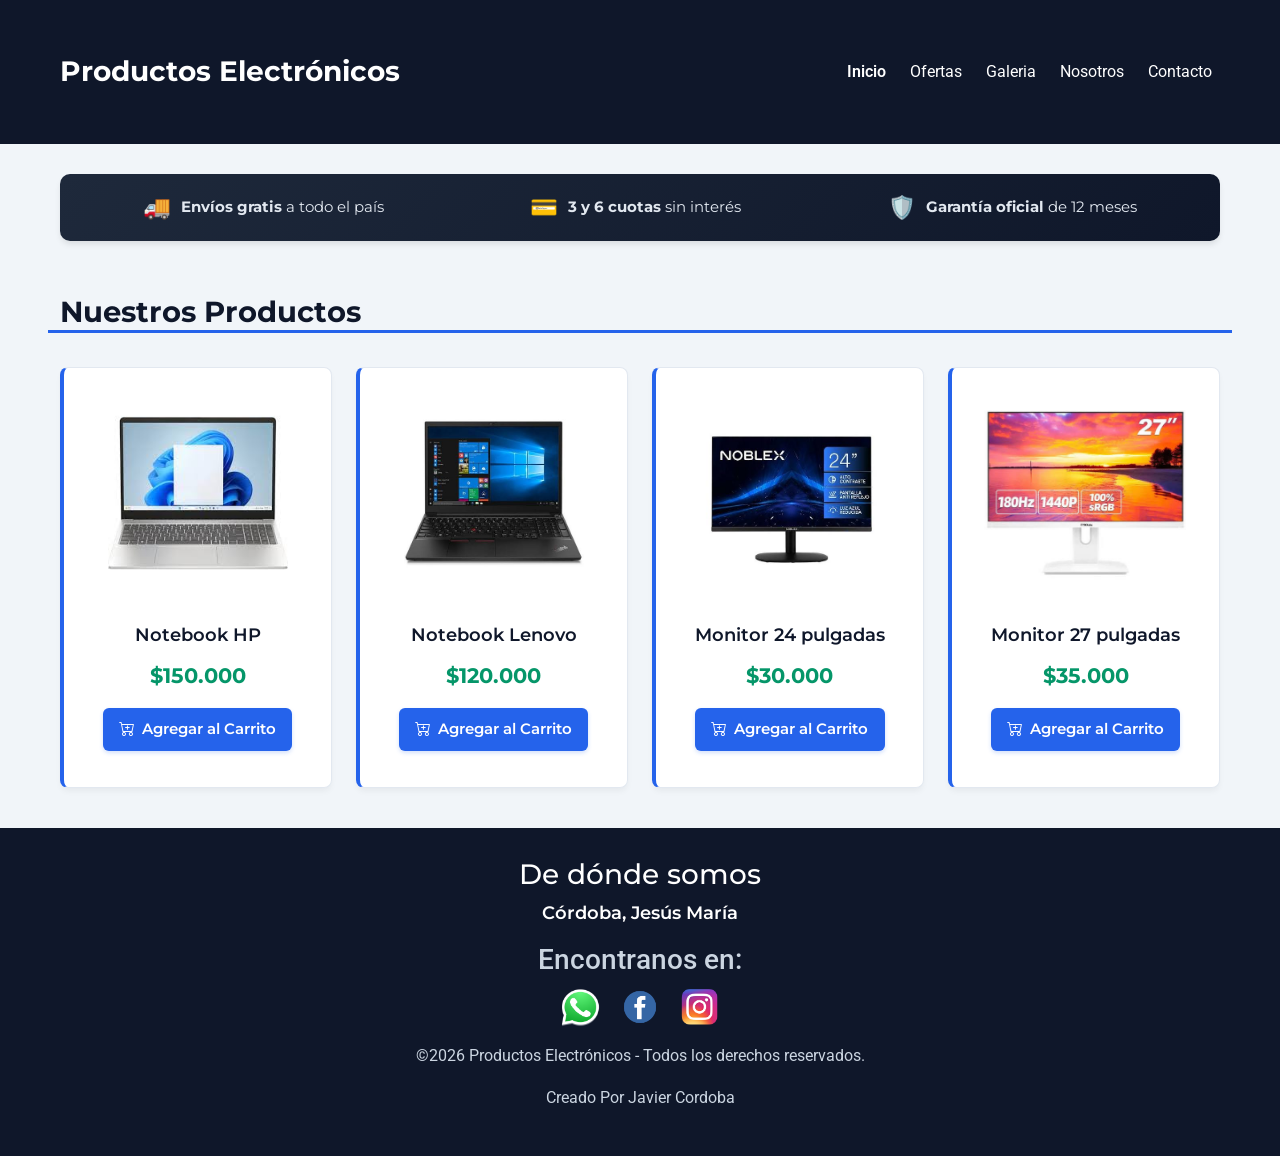
<file: index.html>
<!DOCTYPE html>
<html lang="es">
<head>
    <meta charset="UTF-8">
    <meta name="viewport" content="width=device-width, initial-scale=1.0">
    <title>Tienda de Computación, Hardware y PC Gamer | Mundo Tecnológico</title>
    <link href="https://cdn.jsdelivr.net/npm/bootstrap@5.3.8/dist/css/bootstrap.min.css" rel="stylesheet" integrity="sha384-sRIl4kxILFvY47J16cr9ZwB07vP4J8+LH7qKQnuqkuIAvNWLzeN8tE5YBujZqJLB" crossorigin="anonymous">
    <link rel="stylesheet" href="https://cdn.jsdelivr.net/npm/bootstrap-icons@1.13.1/font/bootstrap-icons.min.css">
    <link rel="preconnect" href="https://fonts.googleapis.com">
    <link rel="preconnect" href="https://fonts.gstatic.com" crossorigin>
    <link href="https://fonts.googleapis.com/css2?family=Montserrat:wght@500;600;700&family=Roboto:wght@400;500;700&display=swap" rel="stylesheet">
    <link rel="stylesheet" href="./styles/main.css">
        <!-- AOS CSS (Animaciones al hacer scroll) -->
    <link rel="stylesheet" href="https://unpkg.com/aos@next/dist/aos.css" />
    
    <!-- seo -->
    <meta name="description" content="Encuentra las mejores computadoras, componentes de PC, notebooks y accesorios al mejor precio. Envíos rápidos y asesoramiento especializado. ¡Ingresa hoy!">
    <meta name="keywords" content="computacion, hardware, pc gamer, componentes de pc, placas de video, notebooks argentina, tienda de tecnologia">
    <meta name="author" content="Javier Cordoba">
    
    <!-- graph -->
    <meta property="og:type" content="website">
    <meta property="og:url" content="https://javicordoba10.github.io/Pagina-WEB-Computacion/">
    <meta property="og:title" content="Tienda de Computación, Hardware y PC Gamer | Mundo Tecnológico">
    <meta property="og:description" content="Encuentra las mejores computadoras, componentes de PC y tecnología con la mejor garantía y atención personal.">
    <meta property="og:image" content="https://javicordoba10.github.io/Pagina-WEB-Computacion/assets/img/notebookHp.jpg">
    <meta property="og:image:alt" content="Catálogo de componentes de computación y tecnología">
    <meta property="og:locale" content="es_AR">

</head>

<!-- ------------------------ cabezera -------------------- -->

<body>
    <header class="header-principal">

        <nav class="navbar navbar-expand-lg navbar-dark header-contenido">
            <div class="container-fluid px-0">
                <h1 class="navbar-brand fs-3 fw-bold">Productos Electrónicos</h1>

                <button class="navbar-toggler" type="button" data-bs-toggle="collapse" data-bs-target="#menuNavegacion" aria-controls="menuNavegacion" aria-expanded="false" aria-label="Abrir menú de navegación">
                    <span class="navbar-toggler-icon"></span>
                </button>

                <div class="collapse navbar-collapse" id="menuNavegacion">
                    <ul class="navbar-nav ms-auto gap-2">
                        <li class="nav-item"><a class="nav-link active" href="./index.html">Inicio</a></li>
                        <li class="nav-item"><a class="nav-link" href="./pages/ofertas.html">Ofertas</a></li>
                        <li class="nav-item"><a class="nav-link" href="./pages/galeria.html">Galeria</a></li>
                        <li class="nav-item"><a class="nav-link" href="./pages/nosotros.html">Nosotros</a></li>
                        <li class="nav-item"><a class="nav-link" href="./pages/contacto.html">Contacto</a></li>
                    </ul>
                </div>
            </div>
        </nav>
        
    </header>
            
<!-- --------------------- cuerpo principal -------------------- -->

    <main class="contenido-principal">
        <div class="seccion-comentario">
            <div class="item-beneficio beneficio-envio">
                <span><strong>Envíos gratis</strong> a todo el país</span>
            </div>
            <div class="item-beneficio beneficio-cuotas">
                <span><strong>3 y 6 cuotas</strong> sin interés</span>
            </div>
            <div class="item-beneficio beneficio-garantia">
                <span><strong>Garantía oficial</strong> de 12 meses</span>
            </div>
        </div>
        
        <section class="row g-4 my-3">
            <h2>Nuestros Productos</h2>

        <!-- Producto 1: Notebook HP -->
        <div class="col-12 col-sm-6 col-lg-3" data-aos="fade-up" data-aos-delay="100">
                <article class="card h-100 producto">
                    <img src="./assets/img/notebookHp.jpg" class="card-img-top imagen-producto" alt="Notebook HP">
                    <div class="card-body text-center d-flex flex-column">
                        <h3 class="card-title titulo-producto">Notebook HP</h3>
                        <p class="precio-producto">$150.000</p>
                        <button class="btn btn-primary boton-compra mt-auto">
                            <i class="bi bi-cart-plus me-1"></i> Agregar al Carrito
                        </button>
                    </div>
                </article>
            </div>

            <!-- Producto 2: Notebook Lenovo -->
            <div class="col-12 col-sm-6 col-lg-3" data-aos="fade-up" data-aos-delay="200">
                <article class="card h-100 producto">
                    <img src="./assets/img/notebookLenovo.jpg" class="card-img-top imagen-producto" alt="Notebook Lenovo">
                    <div class="card-body text-center d-flex flex-column">
                        <h3 class="card-title titulo-producto">Notebook Lenovo</h3>
                        <p class="precio-producto">$120.000</p>
                        <button class="btn btn-primary boton-compra mt-auto">
                            <i class="bi bi-cart-plus me-1"></i> Agregar al Carrito
                        </button>
                    </div>
                </article>
            </div>

            <!-- Producto 3: Monitor 24p -->
            <div class="col-12 col-sm-6 col-lg-3" data-aos="fade-up" data-aos-delay="300">
                <article class="card h-100 producto">
                    <img src="./assets/img/Monitor24p.jpg" class="card-img-top imagen-producto" alt="Monitor 24 pulgadas">
                    <div class="card-body text-center d-flex flex-column">
                        <h3 class="card-title titulo-producto">Monitor 24 pulgadas</h3>
                        <p class="precio-producto">$30.000</p>
                        <button class="btn btn-primary boton-compra mt-auto">
                            <i class="bi bi-cart-plus me-1"></i> Agregar al Carrito
                        </button>
                    </div>
                </article>
            </div>

            <!-- Producto 4: Monitor 27p -->
            <div class="col-12 col-sm-6 col-lg-3" data-aos="fade-up" data-aos-delay="400">
                <article class="card h-100 producto">
                    <img src="./assets/img/Monitor27p.jpg" class="card-img-top imagen-producto" alt="Monitor 27 pulgadas">
                    <div class="card-body text-center d-flex flex-column">
                        <h3 class="card-title titulo-producto">Monitor 27 pulgadas</h3>
                        <p class="precio-producto">$35.000</p>
                        <button class="btn btn-primary boton-compra mt-auto">
                            <i class="bi bi-cart-plus me-1"></i> Agregar al Carrito
                        </button>
                    </div>
                </article>
            </div>

        </section>
    </main>
        
<!-- --------------------- pie de pagina -------------------- -->

    <footer class="pie-pagina">

        <div class="info-contacto">
            <h3>De dónde somos</h3>
            <p>Córdoba, Jesús María</p>
        </div>

        <div class="redes-sociales">
            <h3>Encontranos en:</h3>
            <ul class="lista-redes">
                <li><a href="https://wa.me/123456789" target="_blank"><img src="./assets/img/Logos/whatsapp.png" alt="Logo de Whatsapp" class="logo-red" title="Whatsapp"></a></li>
                <li><a href="https://facebook.com" target="_blank"><img src="./assets/img/Logos/facebook.png" alt="Logo de Facebook" class="logo-red" title="Facebook"></a></li>
                <li><a href="https://instagram.com" target="_blank"><img src="./assets/img/Logos/instagram.png" alt="Logo de Instagram" class="logo-red" title="Instagram"></a></li>
            </ul>
        </div>
        <p>&copy;<span id="year"></span> Productos Electrónicos - Todos los derechos reservados.</p>
        <p>Creado Por Javier Cordoba</p>
    </footer>
    <script>
        document.getElementById('year').textContent = new Date().getFullYear();   
    </script>
    <!--  BOOTSTRAPS -->
    <script src="https://cdn.jsdelivr.net/npm/bootstrap@5.3.8/dist/js/bootstrap.bundle.min.js" integrity="sha384-FKyoEForCGlyvwx9Hj09JcYn3nv7wiPVlz7YYwJrWVcXK/BmnVDxM+D2scQbITxI" crossorigin="anonymous"></script>
        <!-- AOS JS -->
    <script src="https://unpkg.com/aos@next/dist/aos.js"></script>
    <script>
        AOS.init({
            duration: 600,
            once: true,
            easing: 'ease-out'
        });
    </script>
</body>
</html>
</file>
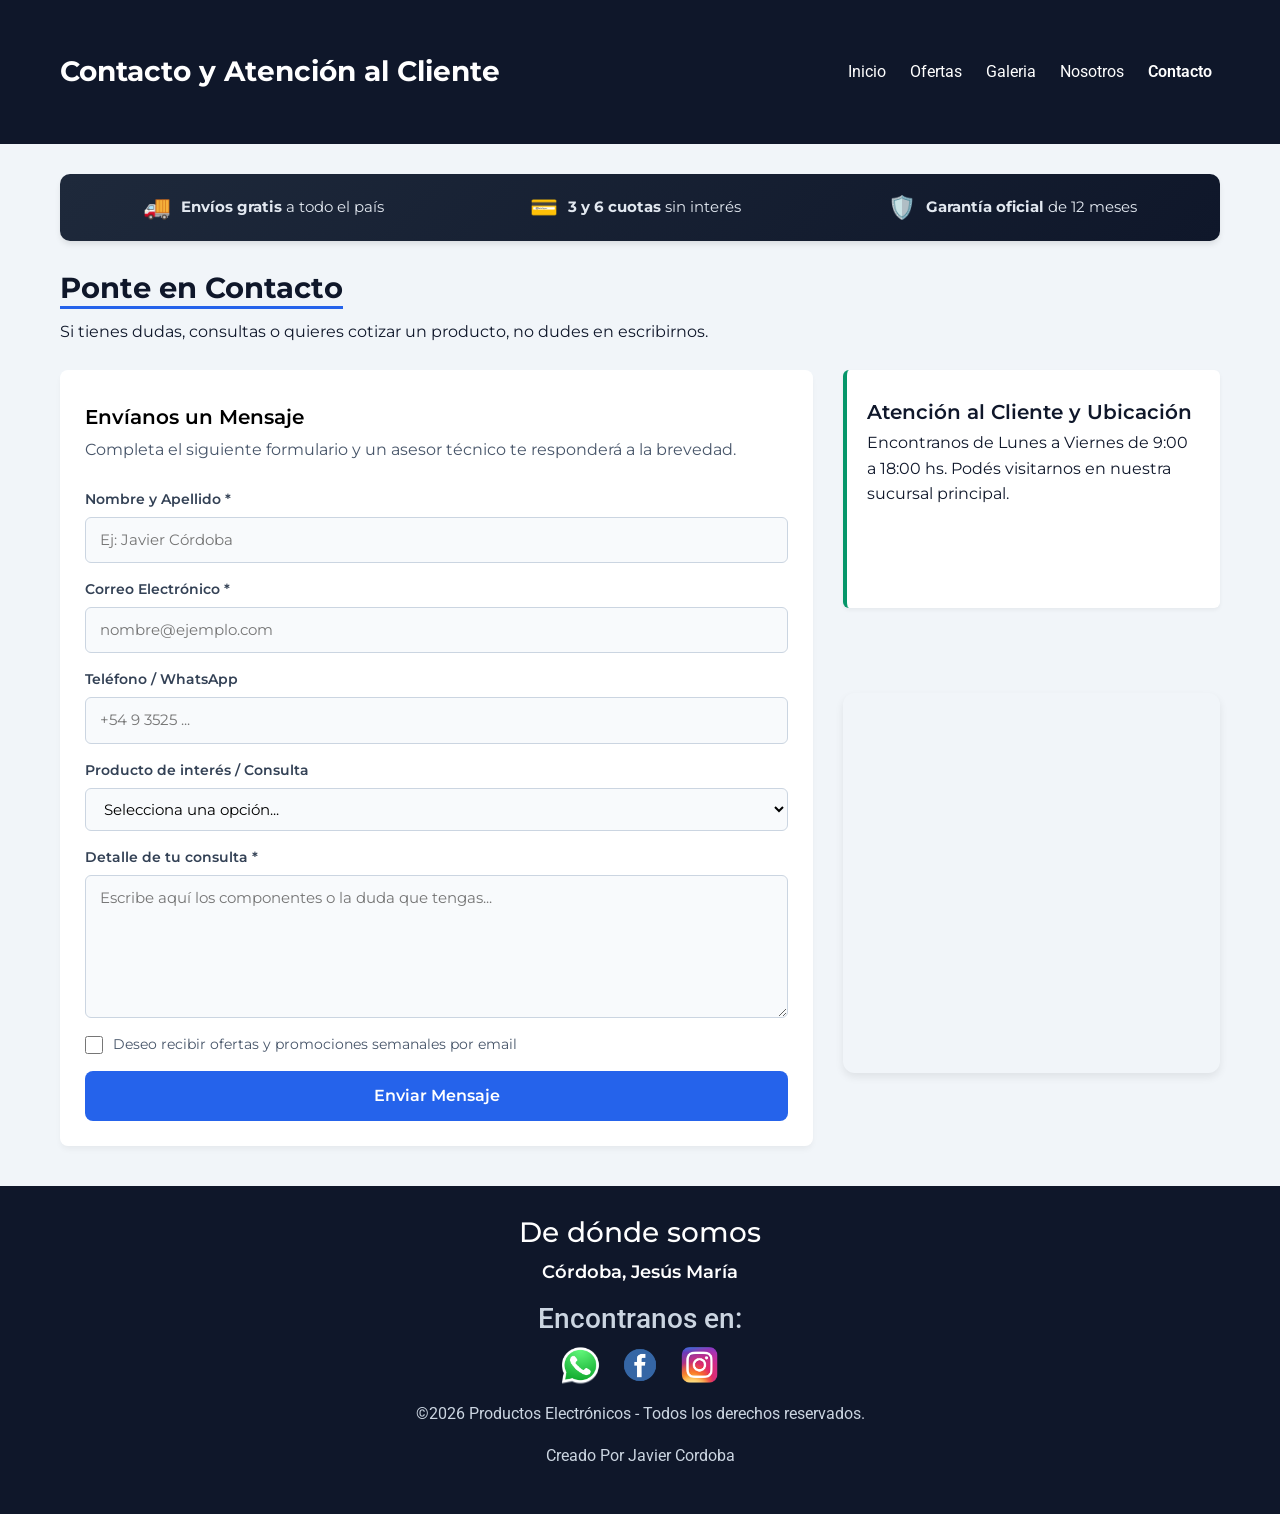
<file: pages/contacto.html>
<!DOCTYPE html>
<html lang="es">
<head>
    <meta charset="UTF-8">
    <meta name="viewport" content="width=device-width, initial-scale=1.0">
    <title>Contacto y Atención al Cliente | Mundo Tecnológico</title>
    <link href="https://cdn.jsdelivr.net/npm/bootstrap@5.3.8/dist/css/bootstrap.min.css" rel="stylesheet" integrity="sha384-sRIl4kxILFvY47J16cr9ZwB07vP4J8+LH7qKQnuqkuIAvNWLzeN8tE5YBujZqJLB" crossorigin="anonymous">
    <link rel="stylesheet" href="https://cdn.jsdelivr.net/npm/bootstrap-icons@1.13.1/font/bootstrap-icons.min.css">
    <link rel="preconnect" href="https://fonts.googleapis.com">
    <link rel="preconnect" href="https://fonts.gstatic.com" crossorigin>
    <link href="https://fonts.googleapis.com/css2?family=Montserrat:wght@500;600;700&family=Roboto:wght@400;500;700&display=swap" rel="stylesheet">
    <link rel="stylesheet" href="../styles/main.css">

    <!-- AOS CSS -->
    <link rel="stylesheet" href="https://unpkg.com/aos@next/dist/aos.css" />
    <meta name="description" content="Ponte en contacto con nuestro equipo de soporte y ventas. Asesoramiento técnico, presupuestos de PC y atención personalizada. ¡Escríbenos!">
    <meta name="keywords" content="contacto mundo tecnologico, atencion al cliente computacion, soporte tecnico, presupuestos pc">
    <meta property="og:type" content="website">
    <meta property="og:url" content="https://javicordoba10.github.io/Pagina-WEB-Computacion/">
    <meta property="og:title" content="Contacto y Atención al Cliente | Mundo Tecnológico">
    <meta property="og:description" content="Escríbenos o visítanos para recibir asesoramiento en equipamiento informático, computadoras y componentes.">
    <meta property="og:image" content="https://javicordoba10.github.io/Pagina-WEB-Computacion/assets/img/notebookHp.jpg">
    <meta property="og:image:alt" content="Atención al cliente y soporte de Mundo Tecnológico">
    <meta property="og:locale" content="es_AR">
</head>

<!-- -------------------- cabezera -------------------- -->

<body>
    <header class="header-principal">
        <nav class="navbar navbar-expand-lg navbar-dark header-contenido">
            <div class="container-fluid px-0">
                <h1 class="navbar-brand fs-3 fw-bold">Contacto y Atención al Cliente</h1>

                <button class="navbar-toggler" type="button" data-bs-toggle="collapse" data-bs-target="#menuNavegacion" aria-controls="menuNavegacion" aria-expanded="false" aria-label="Abrir menú de navegación">
                    <span class="navbar-toggler-icon"></span>
                </button>

                <div class="collapse navbar-collapse" id="menuNavegacion">
                    <ul class="navbar-nav ms-auto gap-2">
                        <li class="nav-item"><a class="nav-link" href="../index.html">Inicio</a></li>
                        <li class="nav-item"><a class="nav-link" href="./ofertas.html">Ofertas</a></li>
                        <li class="nav-item"><a class="nav-link" href="./galeria.html">Galeria</a></li>
                        <li class="nav-item"><a class="nav-link" href="./nosotros.html">Nosotros</a></li>
                        <li class="nav-item"><a class="nav-link active" href="./contacto.html">Contacto</a></li>
                    </ul>
                </div>
            </div>
        </nav>
    </header>

<!-- -------------------- cuerpo principal -------------------- -->

    <main class="contenido-principal">
        <div class="seccion-comentario">
            <div class="item-beneficio beneficio-envio">
                <span><strong>Envíos gratis</strong> a todo el país</span>
            </div>
            <div class="item-beneficio beneficio-cuotas">
                <span><strong>3 y 6 cuotas</strong> sin interés</span>
            </div>
            <div class="item-beneficio beneficio-garantia">
                <span><strong>Garantía oficial</strong> de 12 meses</span>
            </div>
        </div>
        

        <section>
            <h2>Ponte en Contacto</h2>
            <p>Si tienes dudas, consultas o quieres cotizar un producto, no dudes en escribirnos.</p>
        </section>

        <section class="seccion-contacto">
            <article class="formulario-contacto" data-aos="fade-up">
                <h3>Envíanos un Mensaje</h3>
                <p>Completa el siguiente formulario y un asesor técnico te responderá a la brevedad.</p>

                <form action="#" method="POST" class="form-grid">
                    
                    <div class="campo-grupo">
                        <label for="nombre">Nombre y Apellido *</label>
                        <input type="text" id="nombre" name="nombre" placeholder="Ej: Javier Córdoba" required>
                    </div>

                    <div class="campo-grupo">
                        <label for="email">Correo Electrónico *</label>
                        <input type="email" id="email" name="email" placeholder="nombre@ejemplo.com" required>
                    </div>

                    <div class="campo-grupo">
                        <label for="telefono">Teléfono / WhatsApp</label>
                        <input type="tel" id="telefono" name="telefono" placeholder="+54 9 3525 ...">
                    </div>

                    <div class="campo-grupo">
                        <label for="interes">Producto de interés / Consulta</label>
                        <select id="interes" name="interes">
                            <option value="" disabled selected>Selecciona una opción...</option>
                            <option value="notebooks">Notebooks y Portátiles</option>
                            <option value="monitores">Monitores y Pantallas</option>
                            <option value="armado-pc">Armado y Presupuesto de PC</option>
                            <option value="servicio-tecnico">Servicio Técnico y Garantía</option>
                            <option value="otro">Otras consultas</option>
                        </select>
                    </div>

                    <div class="campo-grupo campo-completo">
                        <label for="mensaje">Detalle de tu consulta *</label>
                        <textarea id="mensaje" name="mensaje" rows="5" placeholder="Escribe aquí los componentes o la duda que tengas..."></textarea>
                    </div>

                    <div class="campo-suscripcion campo-completo">
                        <input type="checkbox" id="novedades" name="novedades">
                        <label for="novedades">Deseo recibir ofertas y promociones semanales por email</label>
                    </div>

                    <div class="campo-completo">
                        <button type="submit" class="boton-formulario">Enviar Mensaje</button>
                    </div>
                </form>
            </article>

            <div class="info-horarios" data-aos="fade-up" data-aos-delay="100">
                <h3>Atención al Cliente y Ubicación</h3>
                <p>Encontranos de Lunes a Viernes de 9:00 a 18:00 hs. Podés visitarnos en nuestra sucursal principal.</p>
            </div>

            <div class="ubicacion" data-aos="fade-up" data-aos-delay="200">
                <iframe src="https://www.google.com/maps/embed?pb=!1m18!1m12!1m3!1d27376.62319082987!2d-64.116666!3d-30.983333!2m3!1f0!2f0!3f0!3m2!1i1024!2i768!4f13.1!3m3!1m2!1s0x9432637a778859e9%3A0xc3b865dc6fa5e77e!2zSmVzw7pzIE1hcsOtYSwgQ8OzcmRvYmE!5e0!3m2!1ses-419!2sar!4v1710000000000!5m2!1ses-419!2sar" width="600" height="450" style="border:0;" allowfullscreen="" loading="lazy" referrerpolicy="no-referrer-when-downgrade"></iframe>
            </div>
        </section>
    </main>

<!-- -------------------- pie de pagina -------------------- -->

    <footer class="pie-pagina">
        <div class="info-contacto">
            <h3>De dónde somos</h3>
            <p>Córdoba, Jesús María</p>
        </div>

        <div class="redes-sociales">
            <h3>Encontranos en:</h3>
            <ul class="lista-redes">
                <li><a href="https://wa.me/123456789" target="_blank"><img src="../assets/img/Logos/whatsapp.png" alt="Logo de Whatsapp" class="logo-red" title="Whatsapp"></a></li>
                <li><a href="https://facebook.com" target="_blank"><img src="../assets/img/Logos/facebook.png" alt="Logo de Facebook" class="logo-red" title="Facebook"></a></li>
                <li><a href="https://instagram.com" target="_blank"><img src="../assets/img/Logos/instagram.png" alt="Logo de Instagram" class="logo-red" title="Instagram"></a></li>
            </ul>
        </div>
        <p>&copy;<span id="year"></span> Productos Electrónicos - Todos los derechos reservados.</p>
        <p>Creado Por Javier Cordoba</p>
    </footer>
    <script>
        document.getElementById('year').textContent = new Date().getFullYear();   
    </script>
    <script src="https://cdn.jsdelivr.net/npm/bootstrap@5.3.8/dist/js/bootstrap.bundle.min.js" integrity="sha384-FKyoEForCGlyvwx9Hj09JcYn3nv7wiPVlz7YYwJrWVcXK/BmnVDxM+D2scQbITxI" crossorigin="anonymous"></script>
    <!-- AOS JS -->
    <script src="https://unpkg.com/aos@next/dist/aos.js"></script>
    <script>
        AOS.init({
            duration: 400,
            easing: 'ease-out',
            once: true
        });
    </script>
</body>
</html>
</file>
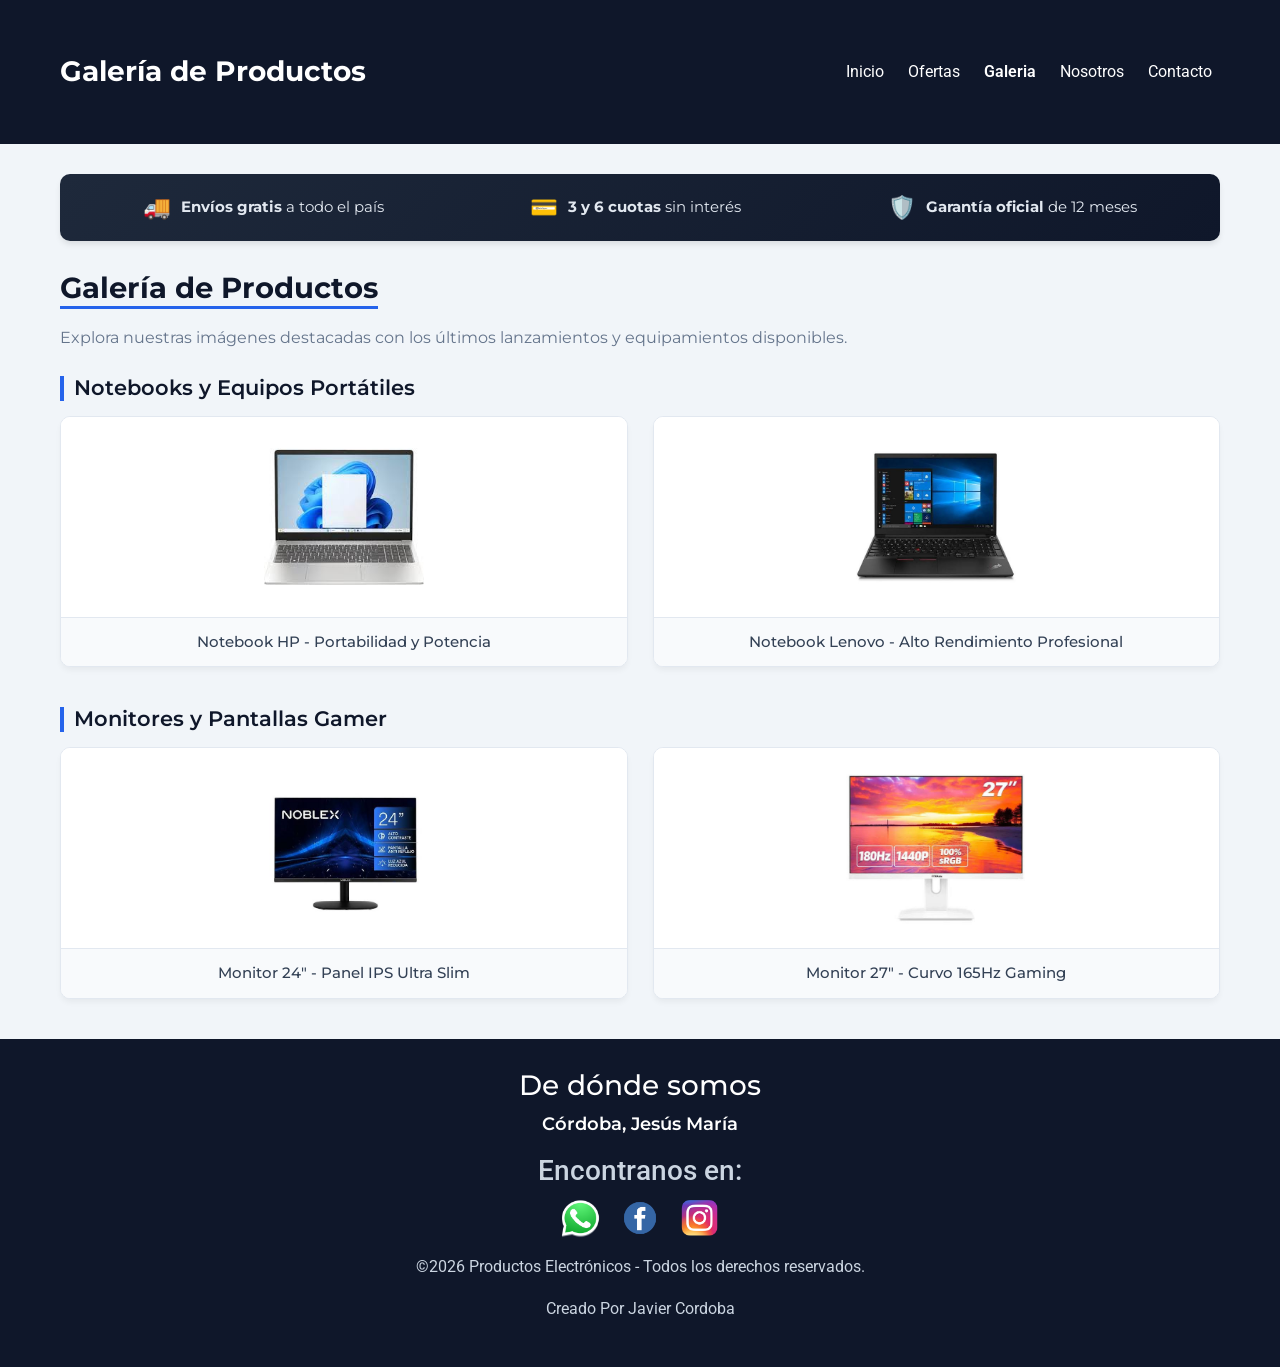
<file: pages/galeria.html>
<!DOCTYPE html>
<html lang="es">
<head>
    <meta charset="UTF-8">
    <meta name="viewport" content="width=device-width, initial-scale=1.0">
    <title>Galería de PCs Armadas y Componentes | Mundo Tecnológico</title>
    <link href="https://cdn.jsdelivr.net/npm/bootstrap@5.3.8/dist/css/bootstrap.min.css" rel="stylesheet" integrity="sha384-sRIl4kxILFvY47J16cr9ZwB07vP4J8+LH7qKQnuqkuIAvNWLzeN8tE5YBujZqJLB" crossorigin="anonymous">
    <link rel="stylesheet" href="https://cdn.jsdelivr.net/npm/bootstrap-icons@1.13.1/font/bootstrap-icons.min.css">
    <link rel="preconnect" href="https://fonts.googleapis.com">
    <link rel="preconnect" href="https://fonts.gstatic.com" crossorigin>
    <link href="https://fonts.googleapis.com/css2?family=Montserrat:wght@500;600;700&family=Roboto:wght@400;500;700&display=swap" rel="stylesheet">
    <link rel="stylesheet" href="../styles/main.css">

    <!-- AOS CSS -->
    <link rel="stylesheet" href="https://unpkg.com/aos@next/dist/aos.css" />
    <meta name="description" content="Explora nuestra galería de imágenes: montajes de PC Gamer, setups profesionales, componentes de computación y proyectos personalizados. ¡Inspírate aquí!">
    <meta name="keywords" content="galeria pc gamer, setups computacion, monitores gamer, fotos notebooks, armado de pc">
    <meta property="og:type" content="website">
    <meta property="og:url" content="https://tudominio.com/pages/galeria.html">
    <meta property="og:title" content="Galería de PCs Armadas y Componentes | Mundo Tecnológico">
    <meta property="og:description" content="Descubre nuestros mejores armados de PC, setups gamer y catálogo visual de hardware y tecnología.">
    <meta property="og:image" content="https://tudominio.com/assets/og-galeria.jpg">
    <meta property="og:image:alt" content="Muestra de PC Gamer ensamblada con iluminación RGB y componentes de alta gama">
    <meta property="og:locale" content="es_AR">   
</head>

<!-- ---------------------- cabezera -------------------- -->

<body>
    <header class="header-principal">
        <nav class="navbar navbar-expand-lg navbar-dark header-contenido">
            <div class="container-fluid px-0">
                <h1 class="navbar-brand fs-3 fw-bold">Galería de Productos</h1>

                <button class="navbar-toggler" type="button" data-bs-toggle="collapse" data-bs-target="#menuNavegacion" aria-controls="menuNavegacion" aria-expanded="false" aria-label="Abrir menú de navegación">
                    <span class="navbar-toggler-icon"></span>
                </button>

                <div class="collapse navbar-collapse" id="menuNavegacion">
                    <ul class="navbar-nav ms-auto gap-2">
                        <li class="nav-item"><a class="nav-link" href="../index.html">Inicio</a></li>
                        <li class="nav-item"><a class="nav-link" href="./ofertas.html">Ofertas</a></li>
                        <li class="nav-item"><a class="nav-link active" href="./galeria.html">Galeria</a></li>
                        <li class="nav-item"><a class="nav-link" href="./nosotros.html">Nosotros</a></li>
                        <li class="nav-item"><a class="nav-link" href="./contacto.html">Contacto</a></li>
                    </ul>
                </div>
            </div>
        </nav>
    </header>

<!-- ----------------------- cuerpo principal -------------------- -->

    <main class="contenido-principal">
        <div class="seccion-comentario">
            <div class="item-beneficio beneficio-envio">
                <span><strong>Envíos gratis</strong> a todo el país</span>
            </div>
            <div class="item-beneficio beneficio-cuotas">
                <span><strong>3 y 6 cuotas</strong> sin interés</span>
            </div>
            <div class="item-beneficio beneficio-garantia">
                <span><strong>Garantía oficial</strong> de 12 meses</span>
            </div>
        </div>
        

        <section class="seccion-galeria">
            <h2>Galería de Productos</h2>
            <p>Explora nuestras imágenes destacadas con los últimos lanzamientos y equipamientos disponibles.</p>

            <div class="categoria-galeria">
                <h3>Notebooks y Equipos Portátiles</h3>
                <div class="grilla-galeria">
                    <figure class="item-galeria" data-aos="fade-up" data-aos-delay="100">
                        <img src="../assets/img/notebookHp.jpg" alt="Notebook HP Pavilion">
                        <figcaption>Notebook HP - Portabilidad y Potencia</figcaption>
                    </figure>
                    <figure class="item-galeria" data-aos="fade-up" data-aos-delay="200">
                        <img src="../assets/img/notebookLenovo.jpg" alt="Notebook Lenovo ThinkPad">
                        <figcaption>Notebook Lenovo - Alto Rendimiento Profesional</figcaption>
                    </figure>
                </div>
            </div>

            <div class="categoria-galeria">
                <h3>Monitores y Pantallas Gamer</h3>
                <div class="grilla-galeria">
                    <figure class="item-galeria" data-aos="fade-up" data-aos-delay="100">
                        <img src="../assets/img/Monitor24p.jpg" alt="Monitor 24 pulgadas Full HD">
                        <figcaption>Monitor 24" - Panel IPS Ultra Slim</figcaption>
                    </figure>
                    <figure class="item-galeria" data-aos="fade-up" data-aos-delay="200">
                        <img src="../assets/img/Monitor27p.jpg" alt="Monitor 27 pulgadas QHD">
                        <figcaption>Monitor 27" - Curvo 165Hz Gaming</figcaption>
                    </figure>
                </div>
            </div> 
        </section>

    </main>

<!-- ------------------------ pie de pagina -------------------- -->

    <footer class="pie-pagina">
        <div class="info-contacto">
            <h3>De dónde somos</h3>
            <p>Córdoba, Jesús María</p>
        </div>

        <div class="redes-sociales">
            <h3>Encontranos en:</h3>
            <ul class="lista-redes">
                <li><a href="https://wa.me/123456789" target="_blank"><img src="../assets/img/Logos/whatsapp.png" alt="Logo de Whatsapp" class="logo-red" title="Whatsapp"></a></li>
                <li><a href="https://facebook.com" target="_blank"><img src="../assets/img/Logos/facebook.png" alt="Logo de Facebook" class="logo-red" title="Facebook"></a></li>
                <li><a href="https://instagram.com" target="_blank"><img src="../assets/img/Logos/instagram.png" alt="Logo de Instagram" class="logo-red" title="Instagram"></a></li>
            </ul>
        </div>
        <p>&copy;<span id="year"></span> Productos Electrónicos - Todos los derechos reservados.</p>
        <p>Creado Por Javier Cordoba</p>
    </footer>
    <script>
        document.getElementById('year').textContent = new Date().getFullYear();   
    </script>
    <script src="https://cdn.jsdelivr.net/npm/bootstrap@5.3.8/dist/js/bootstrap.bundle.min.js" integrity="sha384-FKyoEForCGlyvwx9Hj09JcYn3nv7wiPVlz7YYwJrWVcXK/BmnVDxM+D2scQbITxI" crossorigin="anonymous"></script>
    <!-- AOS JS -->
    <script src="https://unpkg.com/aos@next/dist/aos.js"></script>
    <script>
        AOS.init({
            duration: 400,
            easing: 'ease-out',
            once: true
        });
    </script>
</body>
</html>
</file>
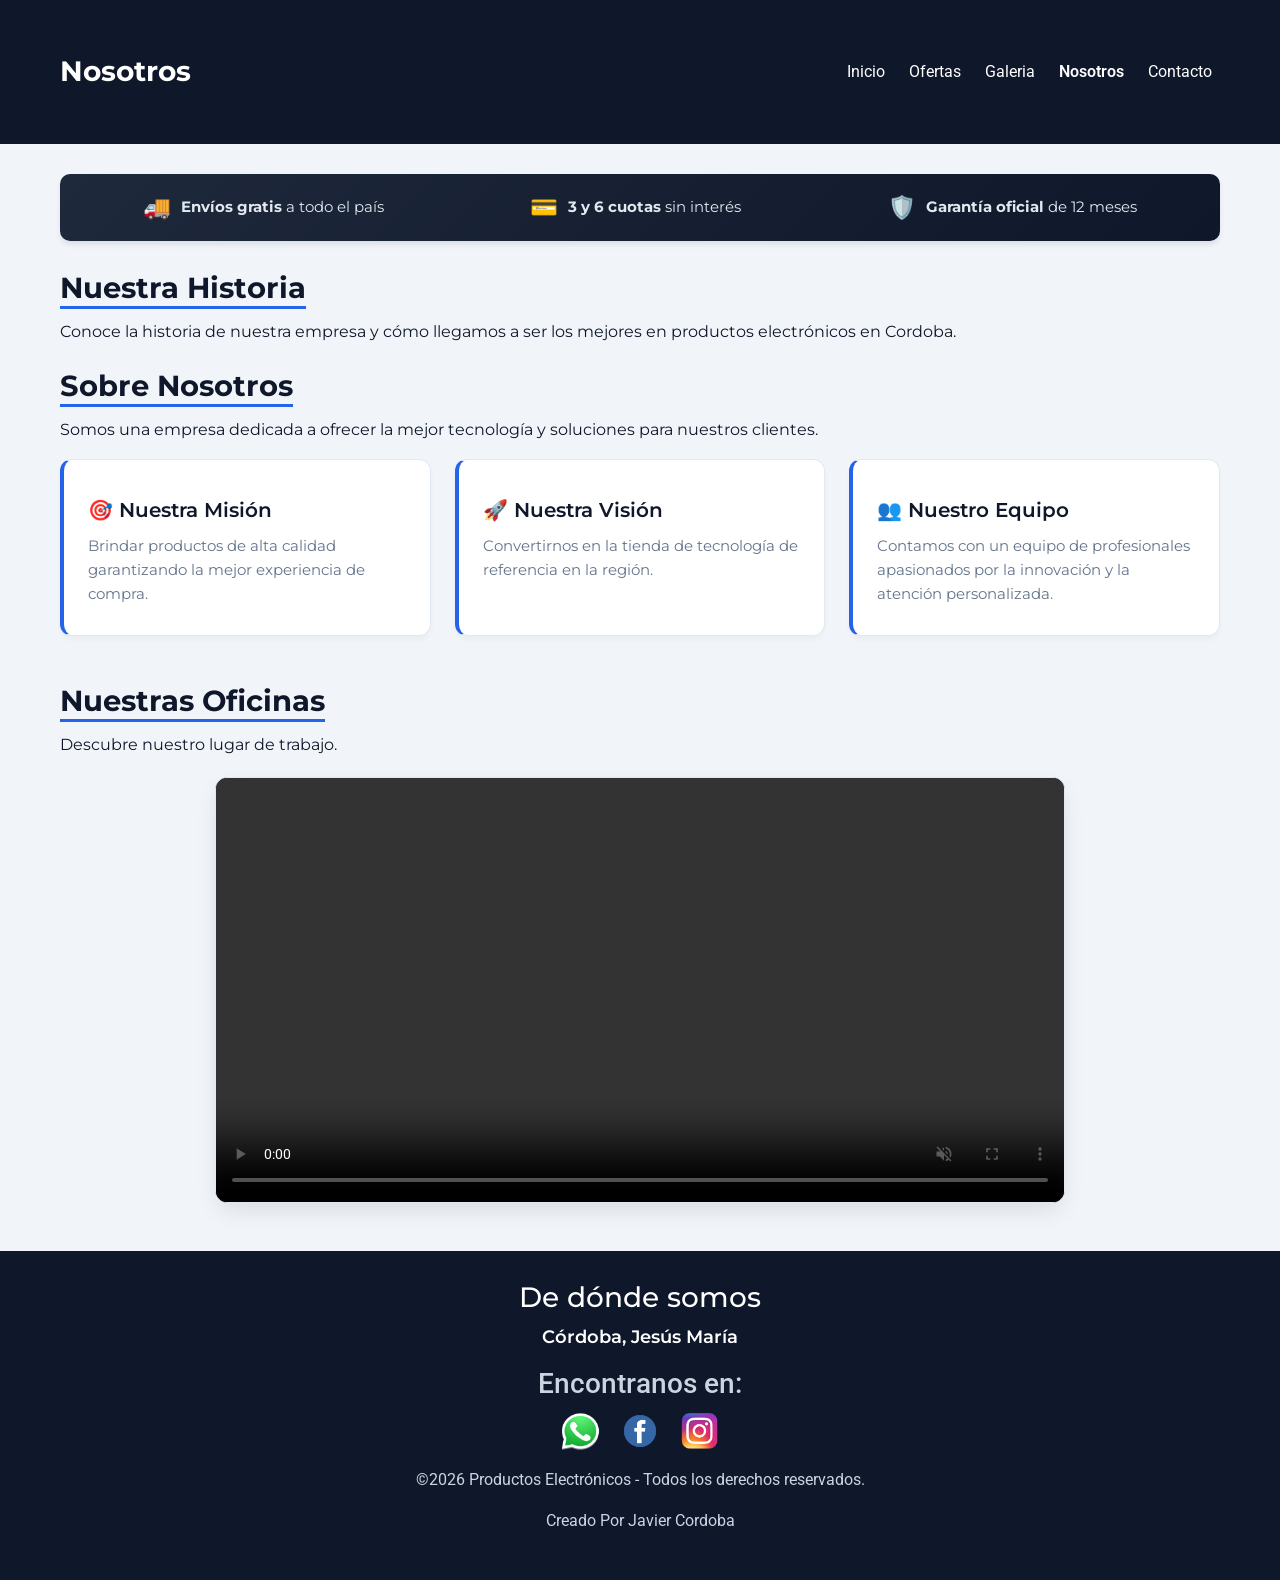
<file: pages/nosotros.html>
<!DOCTYPE html>
<html lang="es">
<head>
    <meta charset="UTF-8">
    <meta name="viewport" content="width=device-width, initial-scale=1.0">
    <title>Sobre Nosotros y Nuestra Historia | Mundo Tecnológico</title>
    <link href="https://cdn.jsdelivr.net/npm/bootstrap@5.3.8/dist/css/bootstrap.min.css" rel="stylesheet" integrity="sha384-sRIl4kxILFvY47J16cr9ZwB07vP4J8+LH7qKQnuqkuIAvNWLzeN8tE5YBujZqJLB" crossorigin="anonymous">
    <link rel="stylesheet" href="https://cdn.jsdelivr.net/npm/bootstrap-icons@1.13.1/font/bootstrap-icons.min.css">
    <link rel="preconnect" href="https://fonts.googleapis.com">
    <link rel="preconnect" href="https://fonts.gstatic.com" crossorigin>
    <link href="https://fonts.googleapis.com/css2?family=Montserrat:wght@500;600;700&family=Roboto:wght@400;500;700&display=swap" rel="stylesheet">
    <link rel="stylesheet" href="../styles/main.css">

    <!-- AOS CSS -->
    <link rel="stylesheet" href="https://unpkg.com/aos@next/dist/aos.css" />
    <meta name="description" content="Conoce la historia de Mundo Tecnologico. Somos apasionados de la tecnología y especialistas en venta de computadoras, hardware y servicio técnico.">
    <meta name="keywords" content="sobre nosotros mundo tecnologico, historia tienda computacion, equipo tecnico, sucursal hardware jesus maria">
    <meta property="og:type" content="website">
    <meta property="og:url" content="https://tudominio.com/pages/nosotros.html">
    <meta property="og:title" content="Sobre Nosotros y Nuestra Historia | Mundo Tecnológico">
    <meta property="og:description" content="Conoce al equipo de especialistas en tecnología, hardware y armados de PC que hacen posible Mundo Tecnológico.">
    <meta property="og:image" content="https://javicordoba10.github.io/Pagina-WEB-Computacion/assets/img/notebookHp.jpg.">
    <meta property="og:image:alt" content="Equipo de trabajo y técnicos especialistas de Mundo Tecnológico">
    <meta property="og:locale" content="es_AR">   

</head>

<!-- ---------------------- cabezera -------------------- -->

<body>
    <header class="header-principal">
        <nav class="navbar navbar-expand-lg navbar-dark header-contenido">
            <div class="container-fluid px-0">
                <h1 class="navbar-brand fs-3 fw-bold">Nosotros</h1>

                <button class="navbar-toggler" type="button" data-bs-toggle="collapse" data-bs-target="#menuNavegacion" aria-controls="menuNavegacion" aria-expanded="false" aria-label="Abrir menú de navegación">
                    <span class="navbar-toggler-icon"></span>
                </button>

                <div class="collapse navbar-collapse" id="menuNavegacion">
                    <ul class="navbar-nav ms-auto gap-2">
                        <li class="nav-item"><a class="nav-link" href="../index.html">Inicio</a></li>
                        <li class="nav-item"><a class="nav-link" href="./ofertas.html">Ofertas</a></li>
                        <li class="nav-item"><a class="nav-link" href="./galeria.html">Galeria</a></li>
                        <li class="nav-item"><a class="nav-link active" href="./nosotros.html">Nosotros</a></li>
                        <li class="nav-item"><a class="nav-link" href="./contacto.html">Contacto</a></li>
                    </ul>
                </div>
            </div>
        </nav>
    </header>
            
<!-- ----------------------- cuerpo principal -------------------- -->

    <main class="contenido-principal">
        <div class="seccion-comentario">
            <div class="item-beneficio beneficio-envio">
                <span><strong>Envíos gratis</strong> a todo el país</span>
            </div>
            <div class="item-beneficio beneficio-cuotas">
                <span><strong>3 y 6 cuotas</strong> sin interés</span>
            </div>
            <div class="item-beneficio beneficio-garantia">
                <span><strong>Garantía oficial</strong> de 12 meses</span>
            </div>
        </div>
        

        <section>
            <h2>Nuestra Historia</h2>
            <p>Conoce la historia de nuestra empresa y cómo llegamos a ser los mejores en productos electrónicos en Cordoba.</p>
        </section>

        <section class="seccion-nosotros my-4">
            <h2>Sobre Nosotros</h2>
            <p class="bajada-seccion">Somos una empresa dedicada a ofrecer la mejor tecnología y soluciones para nuestros clientes.</p>

            <div class="row g-4">
                
                <div class="col-12 col-md-4">
                    <div class="card h-100 tarjeta-nosotros" data-aos="fade-up" data-aos-delay="100">
                        <h3>🎯 Nuestra Misión</h3>
                        <p>Brindar productos de alta calidad garantizando la mejor experiencia de compra.</p>
                    </div>
                </div>
                <div class="col-12 col-md-4">
                    <div class="card h-100 tarjeta-nosotros" data-aos="fade-up" data-aos-delay="200">
                        <h3>🚀 Nuestra Visión</h3>
                        <p>Convertirnos en la tienda de tecnología de referencia en la región.</p>
                    </div>
                </div>
                <div class="col-12 col-md-4">
                    <div class="card h-100 tarjeta-nosotros" data-aos="fade-up" data-aos-delay="300">
                        <h3>👥 Nuestro Equipo</h3>
                        <p>Contamos con un equipo de profesionales apasionados por la innovación y la atención personalizada.</p>
                    </div>
                </div>
            </div>
        </section>

        <section class="seccion-video my-5" data-aos="fade-up" data-aos-delay="100">
            <h2>Nuestras Oficinas</h2>
            <p class="bajada-seccion">Descubre nuestro lugar de trabajo.</p>
            <video muted controls class="video-oficinas">
                <source src="../assets/videos/vidssave.com Recorrido arquitectónico de una moderna oficina_ Diseño y distribución interior, Visita virtual. 720P.mp4" type="video/mp4">
                Tu navegador no soporta la reproducción de videos.
            </video>
        </section>

    </main>

<!-- ------------------------ pie de pagina -------------------- -->

    <footer class="pie-pagina">

        <div class="info-contacto">
            <h3>De dónde somos</h3>
            <p>Córdoba, Jesús María</p>
        </div>

        <div class="redes-sociales">
            <h3>Encontranos en:</h3>
            <ul class="lista-redes">
                <li><a href="https://wa.me/123456789" target="_blank"><img src="../assets/img/Logos/whatsapp.png" alt="Logo de Whatsapp" class="logo-red" title="Whatsapp"></a></li>
                <li><a href="https://facebook.com" target="_blank"><img src="../assets/img/Logos/facebook.png" alt="Logo de Facebook" class="logo-red" title="Facebook"></a></li>
                <li><a href="https://instagram.com" target="_blank"><img src="../assets/img/Logos/instagram.png" alt="Logo de Instagram" class="logo-red" title="Instagram"></a></li>
            </ul>
        </div>
        <p>&copy;<span id="year"></span> Productos Electrónicos - Todos los derechos reservados.</p>
        <p>Creado Por Javier Cordoba</p>
    </footer>
    <script>
        document.getElementById('year').textContent = new Date().getFullYear();   
    </script>
    <script src="https://cdn.jsdelivr.net/npm/bootstrap@5.3.8/dist/js/bootstrap.bundle.min.js" integrity="sha384-FKyoEForCGlyvwx9Hj09JcYn3nv7wiPVlz7YYwJrWVcXK/BmnVDxM+D2scQbITxI" crossorigin="anonymous"></script>
    <!-- AOS JS -->
    <script src="https://unpkg.com/aos@next/dist/aos.js"></script>
    <script>
        AOS.init({
            duration: 400,
            easing: 'ease-out',
            once: true
        });
    </script>
</body>
</html>
</file>
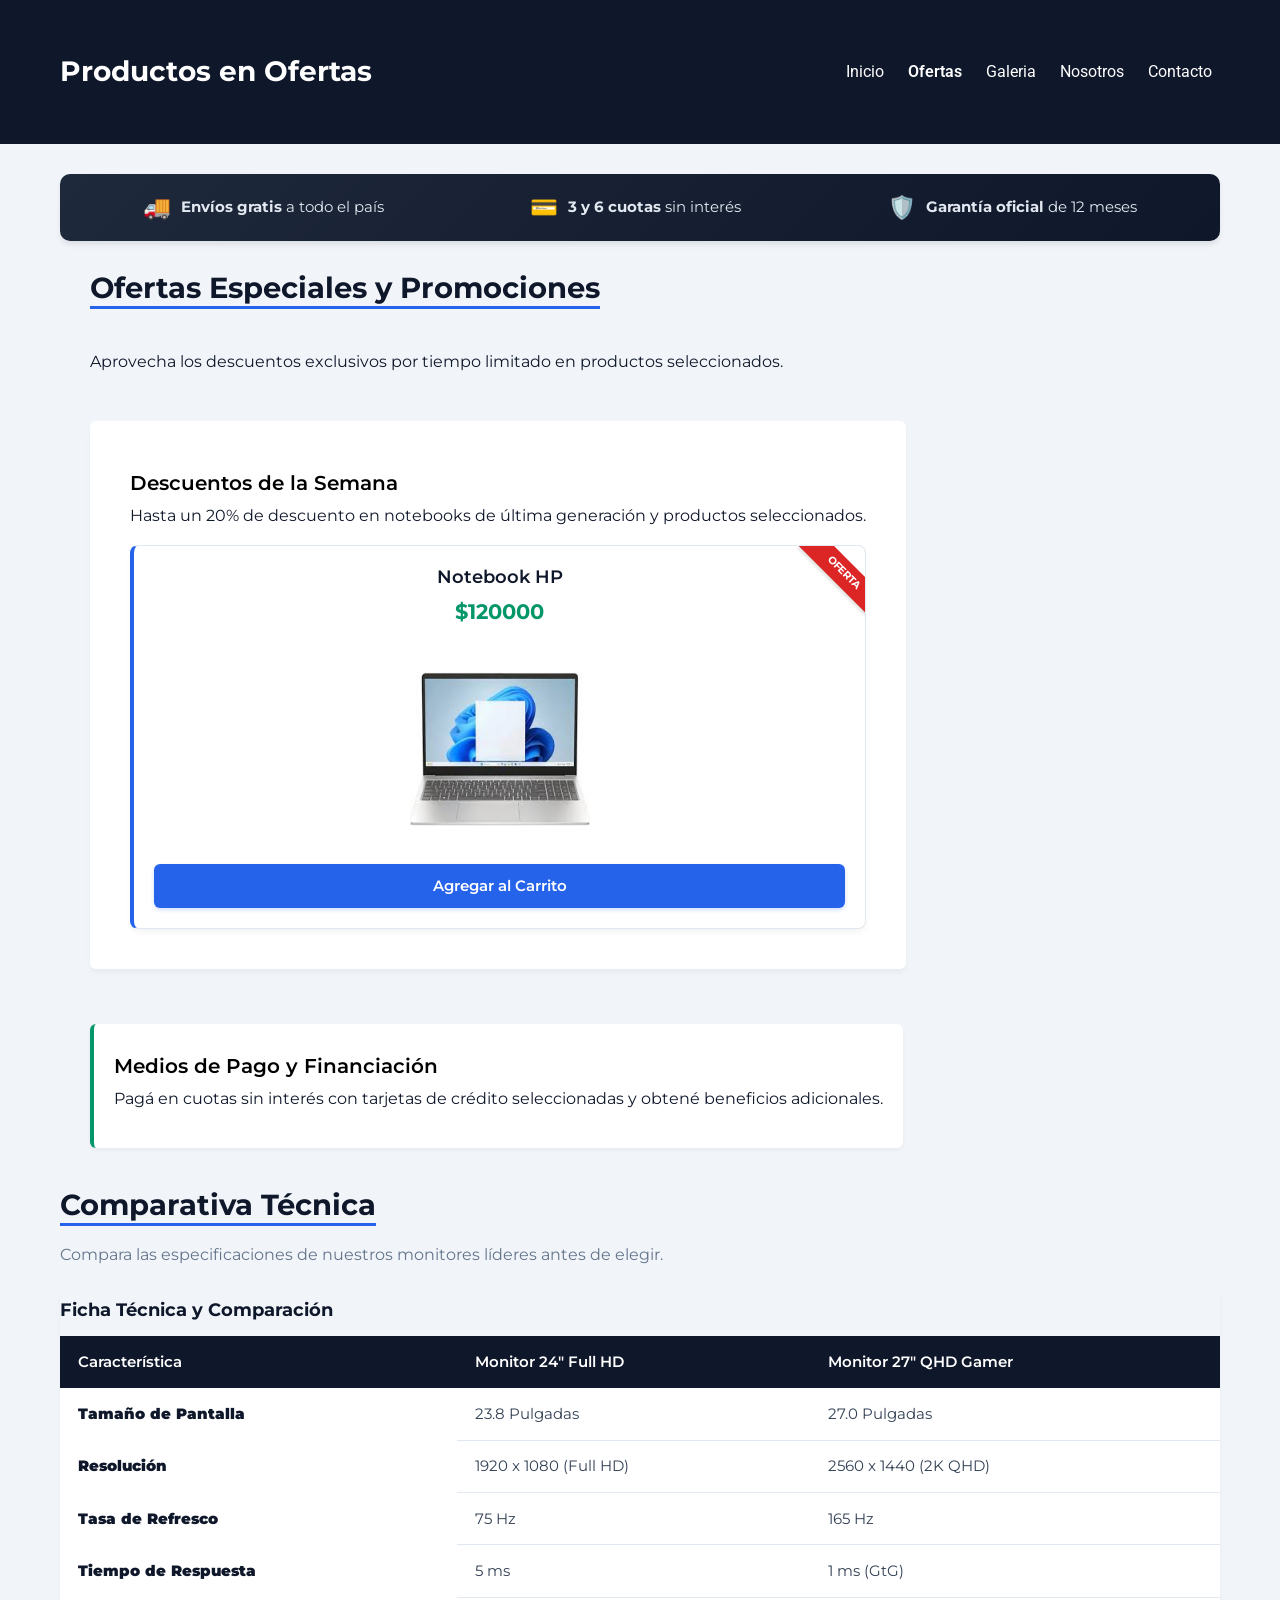
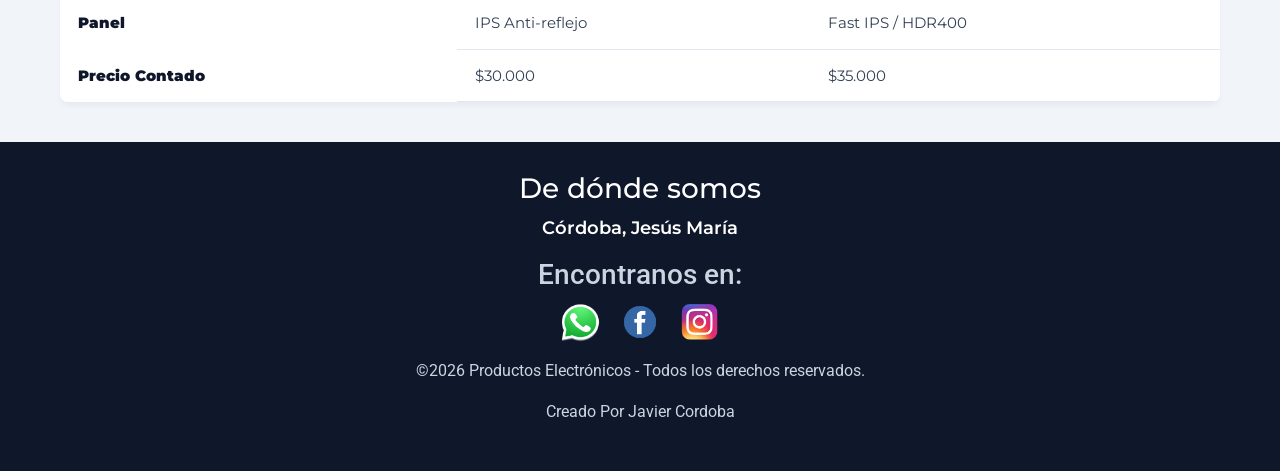
<file: pages/ofertas.html>
<!DOCTYPE html>
<html lang="es">
<head>
    <meta charset="UTF-8">
    <meta name="viewport" content="width=device-width, initial-scale=1.0">
    <title>Ofertas en Computación y PC Gamer | Mundo Tecnológico</title>
    <link href="https://cdn.jsdelivr.net/npm/bootstrap@5.3.8/dist/css/bootstrap.min.css" rel="stylesheet" integrity="sha384-sRIl4kxILFvY47J16cr9ZwB07vP4J8+LH7qKQnuqkuIAvNWLzeN8tE5YBujZqJLB" crossorigin="anonymous">
    <link rel="stylesheet" href="https://cdn.jsdelivr.net/npm/bootstrap-icons@1.13.1/font/bootstrap-icons.min.css">
    <link rel="preconnect" href="https://fonts.googleapis.com">
    <link rel="preconnect" href="https://fonts.gstatic.com" crossorigin>
    <link href="https://fonts.googleapis.com/css2?family=Montserrat:wght@500;600;700&family=Roboto:wght@400;500;700&display=swap" rel="stylesheet">
    <link rel="stylesheet" href="../styles/main.css">

    <!-- AOS CSS -->
    <link rel="stylesheet" href="https://unpkg.com/aos@next/dist/aos.css" />
    <meta name="description" content="Aprovecha los mejores descuentos en computadoras, componentes de PC, placas de video y notebooks. Envío rápido y cuotas. ¡Ofertas por tiempo limitado!">
    <meta name="keywords" content="ofertas computacion, descuentos pc gamer, notebooks baratas, promociones tecnologia, cuotas sin interes hardware">
    <meta property="og:type" content="website">
    <meta property="og:url" content="https://javicordoba10.github.io/Pagina-WEB-Computacion/">
    <meta property="og:title" content="Ofertas y Descuentos en Computación | Mundo Tecnológico">
    <meta property="og:description" content="Aprovecha descuentos exclusivos en hardware, accesorios gamer y computadoras armadas. ¡Precios imperdibles!">
    <meta property="og:image" content="https://javicordoba10.github.io/Pagina-WEB-Computacion/assets/img/notebookHp.jpg">
    <meta property="og:image:alt" content="Banner promocional de ofertas y descuentos en componentes de computación">
    <meta property="og:locale" content="es_AR">
</head> 

<!-- ---------------------- cabezera -------------------- -->

<body>
    <header class="header-principal">
        <nav class="navbar navbar-expand-lg navbar-dark header-contenido">
            <div class="container-fluid px-0">
                <h1 class="navbar-brand fs-3 fw-bold">Productos en Ofertas</h1>

                <button class="navbar-toggler" type="button" data-bs-toggle="collapse" data-bs-target="#menuNavegacion" aria-controls="menuNavegacion" aria-expanded="false" aria-label="Abrir menú de navegación">
                    <span class="navbar-toggler-icon"></span>
                </button>

                <div class="collapse navbar-collapse" id="menuNavegacion">
                    <ul class="navbar-nav ms-auto gap-2">
                        <li class="nav-item"><a class="nav-link" href="../index.html">Inicio</a></li>
                        <li class="nav-item"><a class="nav-link active" href="./ofertas.html">Ofertas</a></li>
                        <li class="nav-item"><a class="nav-link" href="./galeria.html">Galeria</a></li>
                        <li class="nav-item"><a class="nav-link" href="./nosotros.html">Nosotros</a></li>
                        <li class="nav-item"><a class="nav-link" href="./contacto.html">Contacto</a></li>
                    </ul>
                </div>
            </div>
        </nav>
    </header>
            
<!-- --------------------- cuerpo principal -------------------- -->

    <main class="contenido-principal">
        <div class="seccion-comentario">
            <div class="item-beneficio beneficio-envio">
                <span><strong>Envíos gratis</strong> a todo el país</span>
            </div>
            <div class="item-beneficio beneficio-cuotas">
                <span><strong>3 y 6 cuotas</strong> sin interés</span>
            </div>
            <div class="item-beneficio beneficio-garantia">
                <span><strong>Garantía oficial</strong> de 12 meses</span>
            </div>
        </div>
        

        <section class="seccion-ofertas">
            <h2>Ofertas Especiales y Promociones</h2>
            <p>Aprovecha los descuentos exclusivos por tiempo limitado en productos seleccionados.</p>

            <div class="oferta-destacada" data-aos="fade-up">
                <h3>Descuentos de la Semana</h3>
                <p>Hasta un 20% de descuento en notebooks de última generación y productos seleccionados.</p>
                <!-- Aquí van los productos en oferta -->
                
                    <article class="producto-oferta">
                        <h4 class="titulo-producto">Notebook HP</h4>
                        <p class="precio-producto">$120000</p>
                        <img class="imagen-producto" src="../assets/img/notebookHp.jpg" alt="Notebook HP" >
                        <button class="boton-compra">Agregar al Carrito</button>
                    </article>
            </div>

            <div class="promociones-pago">
                <h3>Medios de Pago y Financiación</h3>
                <p>Pagá en cuotas sin interés con tarjetas de crédito seleccionadas y obtené beneficios adicionales.</p>
            </div>
        </section>

        <section class="seccion-tabla">
            <h2>Comparativa Técnica</h2>
            <p>Compara las especificaciones de nuestros monitores líderes antes de elegir.</p>

            <div class="tabla-contenedor">
                <table class="tabla-comparativa">
                    <caption>Ficha Técnica y Comparación</caption>
                    <thead>
                        <tr>
                            <th scope="col">Característica</th>
                            <th scope="col">Monitor 24" Full HD</th>
                            <th scope="col">Monitor 27" QHD Gamer</th>
                        </tr>
                    </thead>
                    <tbody>
                        <tr>
                            <th scope="row"><strong>Tamaño de Pantalla</strong></th>
                            <td>23.8 Pulgadas</td>
                            <td>27.0 Pulgadas</td>
                        </tr>
                        <tr>
                            <th scope="row"><strong>Resolución</strong></th>
                            <td>1920 x 1080 (Full HD)</td>
                            <td>2560 x 1440 (2K QHD)</td>
                        </tr>
                        <tr>
                            <th scope="row"><strong>Tasa de Refresco</strong></th>
                            <td>75 Hz</td>
                            <td>165 Hz</td>
                        </tr>
                        <tr>
                            <th scope="row"><strong>Tiempo de Respuesta</strong></th>
                            <td>5 ms</td>
                            <td>1 ms (GtG)</td>
                        </tr>
                        <tr>
                            <th scope="row"><strong>Panel</strong></th>
                            <td>IPS Anti-reflejo</td>
                            <td>Fast IPS / HDR400</td>
                        </tr>
                        <tr>
                            <th scope="row"><strong>Precio Contado</strong></th>
                            <td class="precio-destacado">$30.000</td>
                            <td class="precio-destacado">$35.000</td>
                        </tr>
                    </tbody>
                </table>
            </div>
        </section>
    </main>

<!-- --------------------- pie de pagina -------------------- -->

    <footer class="pie-pagina">
        <div class="info-contacto">
            <h3>De dónde somos</h3>
            <p>Córdoba, Jesús María</p>
        </div>

        <div class="redes-sociales">
            <h3>Encontranos en:</h3>
            <ul class="lista-redes">
                <li><a href="https://wa.me/123456789" target="_blank"><img src="../assets/img/Logos/whatsapp.png" alt="Logo de Whatsapp" class="logo-red" title="Whatsapp"></a></li>
                <li><a href="https://facebook.com" target="_blank"><img src="../assets/img/Logos/facebook.png" alt="Logo de Facebook" class="logo-red" title="Facebook"></a></li>
                <li><a href="https://instagram.com" target="_blank"><img src="../assets/img/Logos/instagram.png" alt="Logo de Instagram" class="logo-red" title="Instagram"></a></li>
            </ul>
        </div>
        <p>&copy;<span id="year"></span> Productos Electrónicos - Todos los derechos reservados.</p>
        <p>Creado Por Javier Cordoba</p>
    </footer>
    <script>
        document.getElementById('year').textContent = new Date().getFullYear();   
    </script>
    <script src="https://cdn.jsdelivr.net/npm/bootstrap@5.3.8/dist/js/bootstrap.bundle.min.js" integrity="sha384-FKyoEForCGlyvwx9Hj09JcYn3nv7wiPVlz7YYwJrWVcXK/BmnVDxM+D2scQbITxI" crossorigin="anonymous"></script>
    <!-- AOS JS -->
    <script src="https://unpkg.com/aos@next/dist/aos.js"></script>
    <script>
        AOS.init({
            duration: 400,
            easing: 'ease-out',
            once: true
        });
    </script>
</body>
</html>
</file>
<file: styles/main.css>
@charset "UTF-8";
* {
  margin: 0;
  padding: 0;
  box-sizing: border-box;
}

body {
  background-color: #f1f5f9;
  font-family: "Roboto", sans-serif;
  font-size: 16px;
  color: #334155;
  line-height: 1.6;
}

@media (prefers-reduced-motion: reduce) {
  *,
  *::before,
  *::after {
    animation-duration: 0.01ms !important;
    animation-iteration-count: 1 !important;
    transition-duration: 0.01ms !important;
    scroll-behavior: auto !important;
  }
}
h1 {
  font-family: "Montserrat", sans-serif;
  font-weight: 700;
  font-size: 1.8rem;
  color: #ffffff;
  margin: 0;
}

.contenido-principal {
  max-width: 1200px;
  margin: 30px auto;
  padding: 0 20px;
  font-family: "Montserrat", sans-serif;
  color: #0f172a;
}
.contenido-principal h2 {
  font-size: 1.8rem;
  font-weight: 700;
  color: #0f172a;
  margin-bottom: 10px;
  border-bottom: 3px solid #2563eb;
  padding-bottom: 0.5px;
  display: inline-block;
}
.contenido-principal h3 {
  font-size: 1.25rem;
  font-weight: 600;
  color: #000000;
  margin-top: 10px;
  margin-bottom: 8px;
}

.header-principal {
  position: relative;
  background-color: #0f172a;
  color: #ffffff;
  padding: 50px 20px;
  text-align: center;
  overflow: hidden;
}

.header-contenido {
  position: relative;
  z-index: 2;
  display: flex;
  justify-content: space-between;
  align-items: center;
  max-width: 1200px;
  margin: 0 auto;
  padding: 0 20px;
}
@media (min-width: 1024px) {
  .header-contenido {
    flex-direction: row;
    justify-content: space-between;
  }
}

@keyframes entradaSuave {
  0% {
    opacity: 0;
    transform: translateY(20px);
  }
  60% {
    opacity: 0.8;
    transform: translateY(-3px);
  }
  100% {
    opacity: 1;
    transform: translateY(0);
  }
}
.navbar .navbar-brand {
  font-family: "Montserrat", sans-serif;
}
.navbar .nav-link {
  color: #ffffff;
  transition: color 0.25s ease;
}
.navbar .nav-link:hover {
  color: rgb(130.4285714286, 165.8571428571, 243.5714285714);
}
.navbar .nav-link.active {
  font-weight: 600;
}

.pie-pagina {
  background-color: #0f172a;
  color: #cbd5e1;
  padding: 30px 20px;
  text-align: center;
  margin-top: 40px;
}
.pie-pagina .info-contacto {
  font-family: "Montserrat", sans-serif;
  font-weight: 600;
  font-size: 1.1rem;
  color: #ffffff;
  margin-bottom: 10px;
}
.pie-pagina .lista-redes {
  list-style: none;
  display: flex;
  justify-content: center;
  align-items: center;
  gap: 20px;
  margin-top: 10px;
  padding: 0;
}
.pie-pagina .lista-redes .logo-red {
  width: 40px;
  height: 40px;
  transition: transform 0.25s ease;
}
.pie-pagina .lista-redes .logo-red:hover {
  transform: scale(1.1);
}

.boton-formulario, .boton-compra {
  border: none;
  font-family: inherit;
  font-weight: 600;
  cursor: pointer;
  text-align: center;
  text-decoration: none;
  transition: transform 250ms ease-out, box-shadow 250ms ease-out, background-color 250ms ease-out;
}

.boton-compra {
  background-color: #2563eb;
  color: #ffffff;
  border: none;
  border-radius: 6px;
  padding: 10px 16px;
  font-size: 0.95rem;
  font-weight: 600;
  margin-top: 10px;
  width: 100%;
  cursor: pointer;
  box-shadow: 0 2px 4px rgba(37, 99, 235, 0.2);
  transition: transform 250ms ease-out, box-shadow 250ms ease-out, background-color 250ms ease-out;
}
.boton-compra:hover {
  background-color: #1d4ed8;
  transform: translateY(-3px) scale(1.02);
  box-shadow: 0 8px 18px -4px rgba(37, 99, 235, 0.4);
}
.boton-compra:active {
  transform: translateY(-1px) scale(0.98);
}

.boton-formulario {
  color: #ffffff;
  background-color: #2563eb;
  border: none;
  padding: 12px 20px;
  border-radius: 8px;
  font-size: 1rem;
  font-weight: 600;
  width: 100%;
  cursor: pointer;
  transition: background-color 250ms ease-out, transform 250ms ease-out;
}
.boton-formulario:hover {
  background-color: #1d4ed8;
  transform: translateY(-2px);
}
.boton-formulario:active {
  transform: translateY(0);
}

.producto,
.producto-oferta {
  background-color: #ffffff;
  border: 1px solid #e2e8f0;
  border-left: 4px solid #2563eb;
  padding: 20px;
  border-radius: 8px;
  width: 100%;
  flex-direction: column;
  justify-content: space-between;
  align-items: center;
  text-align: center;
  box-shadow: 0 4px 6px -1px rgba(0, 0, 0, 0.05);
  transition: transform 0.2s ease, box-shadow 0.2s ease;
}
.producto:hover,
.producto-oferta:hover {
  transform: translateY(-5px);
  box-shadow: 0 10px 15px -3px rgba(0, 0, 0, 0.1);
  border-color: #cbd5e1;
}
.producto .titulo-producto,
.producto-oferta .titulo-producto {
  font-family: "Montserrat", sans-serif;
  font-weight: 600;
  font-size: 1.1rem;
  color: #0f172a;
}
.producto .precio-producto,
.producto-oferta .precio-producto {
  font-weight: 700;
  color: #059669;
  font-size: 1.3rem;
  margin-top: 5px;
}
.producto .imagen-producto,
.producto-oferta .imagen-producto {
  width: 100%;
  height: 180px;
  margin: 15px 0;
  -o-object-fit: contain;
     object-fit: contain;
  transition: transform 0.25s ease;
}

.producto-oferta {
  position: relative;
  overflow: hidden;
}
.producto-oferta::before {
  content: "OFERTA";
  position: absolute;
  top: 15px;
  right: -30px;
  background-color: #dc2626;
  color: #ffffff;
  font-size: 0.65rem;
  font-weight: bold;
  padding: 4px 30px;
  transform: rotate(45deg);
  box-shadow: 0 2px 4px rgba(0, 0, 0, 0.15);
}

.tarjeta-nosotros {
  background-color: #ffffff;
  border: 1px solid #e2e8f0;
  border-left: 4px solid #2563eb;
  border-radius: 12px;
  padding: 28px 24px;
  box-shadow: 0 4px 6px -1px rgba(0, 0, 0, 0.04);
  transition: transform 0.25s ease, box-shadow 0.25s ease, border-color 0.25s ease;
}
.tarjeta-nosotros:hover {
  transform: translateY(-6px);
  box-shadow: 0 12px 20px -3px rgba(0, 0, 0, 0.08);
  border-left-color: #1d4ed8;
}
.tarjeta-nosotros h3 {
  font-family: "Montserrat", sans-serif;
  color: #0f172a;
  font-size: 1.25rem;
  font-weight: 600;
  margin-bottom: 12px;
}
.tarjeta-nosotros p {
  color: #64748b;
  font-size: 0.95rem;
  line-height: 1.6;
  margin-bottom: 0;
}

.item-galeria {
  background-color: #ffffff;
  border: 1px solid #e2e8f0;
  border-radius: 10px;
  overflow: hidden;
  margin: 0;
  box-shadow: 0 4px 6px -1px rgba(0, 0, 0, 0.05);
  transition: transform 0.25s ease, box-shadow 0.25s ease;
  display: flex;
  flex-direction: column;
  justify-content: space-between;
}
.item-galeria img {
  width: 100%;
  height: 200px;
  -o-object-fit: contain;
     object-fit: contain;
  padding: 20px;
  background-color: #ffffff;
  transition: transform 0.25s ease;
}
.item-galeria figcaption {
  background-color: #f8fafc;
  border-top: 1px solid #e2e8f0;
  padding: 12px 15px;
  text-align: center;
  font-size: 0.95rem;
  font-weight: 500;
  color: #334155;
}

.seccion-comentario {
  background: linear-gradient(135deg, #1e293b, #0f172a);
  color: #ffffff;
  padding: 16px 20px;
  margin-bottom: 30px;
  border-radius: 10px;
  display: flex;
  justify-content: space-around;
  align-items: center;
  flex-wrap: wrap;
  gap: 20px;
  text-align: center;
  box-shadow: 0 4px 6px -1px rgba(0, 0, 0, 0.1);
  animation: entradaSuave 450ms ease-out forwards;
}
.seccion-comentario .item-beneficio {
  display: flex;
  align-items: center;
  gap: 10px;
  font-size: 0.95rem;
  color: #e2e8f0;
}
.seccion-comentario .beneficio-envio::before {
  content: "🚚";
  font-size: 1.4rem;
}
.seccion-comentario .beneficio-cuotas::before {
  content: "💳";
  font-size: 1.4rem;
}
.seccion-comentario .beneficio-garantia::before {
  content: "🛡️";
  font-size: 1.4rem;
}

.seccion-ofertas {
  display: flex;
  gap: 30px;
  flex-wrap: wrap;
  margin: 30px;
}

.oferta-destacada {
  background-color: #ffffff;
  padding: 40px;
  border-radius: 6px;
  box-shadow: 0 4px 6px -1px rgba(0, 0, 0, 0.05);
}

.promociones-pago {
  background-color: #ffffff;
  border-left: 4px solid #059669;
  padding: 20px;
  border-radius: 6px;
  margin-top: 25px;
  box-shadow: 0 2px 4px rgba(0, 0, 0, 0.05);
}

.seccion-tabla {
  margin: 40px 0;
}
.seccion-tabla p {
  color: #64748b;
  margin-top: 6px;
  margin-bottom: 20px;
}

.tabla-contenedor {
  width: 100%;
  overflow-x: auto;
  border-radius: 8px;
  box-shadow: 0 4px 6px -1px rgba(0, 0, 0, 0.05);
}

.tabla-comparativa {
  width: 100%;
  border-collapse: collapse;
  background-color: #ffffff;
  text-align: left;
  font-size: 0.95rem;
}
.tabla-comparativa caption {
  caption-side: top;
  font-size: 1.1rem;
  font-weight: 700;
  color: #0f172a;
  padding-bottom: 12px;
  text-align: left;
}
.tabla-comparativa thead tr {
  background-color: #0f172a;
  color: #ffffff;
}
.tabla-comparativa th {
  padding: 14px 18px;
  font-weight: 600;
}
.tabla-comparativa td {
  padding: 12px 18px;
  border-bottom: 1px solid #e2e8f0;
  color: #334155;
}

.seccion-galeria {
  margin-top: 30px;
}
.seccion-galeria > p {
  color: #64748b;
  margin-top: 6px;
  margin-bottom: 25px;
}

.categoria-galeria {
  margin-bottom: 40px;
}
.categoria-galeria h3 {
  font-size: 1.3rem;
  font-weight: 600;
  color: #0f172a;
  margin-bottom: 15px;
  border-left: 4px solid #2563eb;
  padding-left: 10px;
}

.grilla-galeria {
  display: grid;
  grid-template-columns: repeat(auto-fit, minmax(260px, 1fr));
  gap: 25px;
}

.seccion-nosotros {
  margin-top: 30px;
}

.ubicacion {
  margin-top: 40px;
  grid-area: mapa;
}
.ubicacion iframe {
  width: 100%;
  max-width: 100%;
  height: 380px;
  border-radius: 12px;
  box-shadow: 0 4px 8px rgba(0, 0, 0, 0.08);
  margin-top: 15px;
}

.seccion-video {
  margin-top: 40px;
}
.seccion-video .video-oficinas {
  width: 100%;
  max-width: 850px;
  display: block;
  margin: 20px auto;
  border-radius: 12px;
  border: 1px solid #e2e8f0;
  box-shadow: 0 10px 25px -5px rgba(15, 23, 42, 0.12);
  background-color: #0f172a;
  outline: none;
}

.seccion-contacto {
  display: grid;
  gap: 20px;
  grid-template-columns: 1fr;
  grid-template-areas: "form" "horarios" "mapa";
  margin-top: 25px;
}
@media (min-width: 1024px) {
  .seccion-contacto {
    grid-template-columns: 2fr 1fr;
    grid-template-areas: "form horarios" "form mapa";
    gap: 30px;
  }
}

.formulario-contacto {
  grid-area: form;
  background-color: #ffffff;
  padding: 25px;
  border-radius: 8px;
  box-shadow: 0 4px 6px -1px rgba(0, 0, 0, 0.05);
}
.formulario-contacto > p {
  color: #475569;
  margin-bottom: 25px;
}

.form-grid {
  display: grid;
  grid-template-columns: 1fr;
  gap: 15px;
}

.campo-grupo {
  display: flex;
  flex-direction: column;
  gap: 6px;
}
.campo-grupo label {
  font-size: 0.9rem;
  font-weight: 600;
  color: #334155;
}
.campo-grupo input,
.campo-grupo select,
.campo-grupo textarea {
  padding: 10px 14px;
  border: 1px solid #cbd5e1;
  border-radius: 6px;
  font-family: inherit;
  font-size: 0.95rem;
  background-color: #f8fafc;
  transition: border-color 0.2s ease, box-shadow 0.2s ease;
}
.campo-grupo input:focus,
.campo-grupo select:focus,
.campo-grupo textarea:focus {
  outline: none;
  border-color: #2563eb;
  box-shadow: 0 0 0 3px rgba(37, 99, 235, 0.15);
  background-color: #ffffff;
}

.campo-completo {
  grid-column: 1/-1;
}

.campo-suscripcion {
  display: flex;
  align-items: center;
  gap: 10px;
  font-size: 0.9rem;
  color: #475569;
}
.campo-suscripcion input[type=checkbox] {
  width: 18px;
  height: 18px;
  accent-color: #2563eb;
  cursor: pointer;
}

.info-horarios {
  grid-area: horarios;
  background-color: #ffffff;
  border-left: 4px solid #059669;
  padding: 20px;
  border-radius: 6px;
  box-shadow: 0 2px 4px rgba(0, 0, 0, 0.05);
}
.info-horarios h3 {
  color: #0f172a;
  margin-bottom: 6px;
}/*# sourceMappingURL=main.css.map */
</file>
